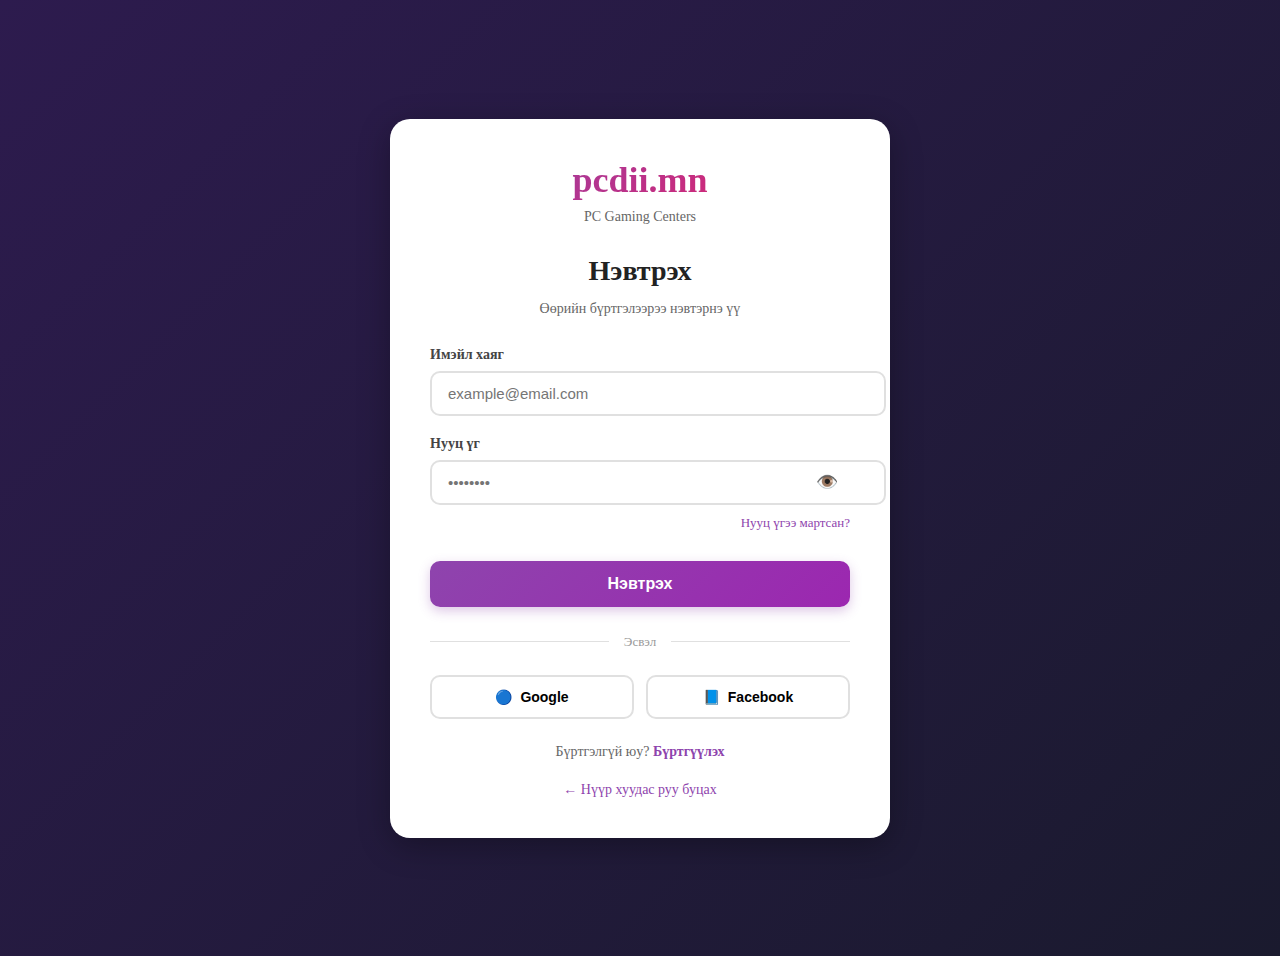
<file: login.html>
<!DOCTYPE html>
<html lang="mn">
<head>
  <meta charset="UTF-8" />
  <meta name="viewport" content="width=device-width, initial-scale=1.0" />
  <title>Нэвтрэх | pcdii.mn</title>
  <link rel="stylesheet" href="css/auth.css">
</head>
<body>
  <div class="login-container">
    <div class="logo-section">
      <div class="logo-text">pcdii.mn</div>
      <div class="logo-subtitle">PC Gaming Centers</div>
    </div>

    <h2>Нэвтрэх</h2>
    <p class="subtitle">Өөрийн бүртгэлээрээ нэвтэрнэ үү</p>

    <div class="error-message" id="errorMessage"></div>
    <div class="success-message" id="successMessage"></div>

    <form id="loginForm">
      <div class="form-group">
        <label for="email">Имэйл хаяг</label>
        <input 
          type="email" 
          id="email" 
          placeholder="example@email.com" 
          required
        />
      </div>

      <div class="form-group">
        <label for="password">Нууц үг</label>
        <div class="password-container">
          <input 
            type="password" 
            id="password" 
            placeholder="••••••••" 
            required
          />
          <span class="toggle-password" onclick="togglePassword()">👁️</span>
        </div>
        <div class="forgot-password">
          <a href="#">Нууц үгээ мартсан?</a>
        </div>
      </div>

      <button type="submit" class="login-button">Нэвтрэх</button>
    </form>

    <div class="divider">
      <span>Эсвэл</span>
    </div>

    <div class="social-login">
      <button class="social-button" onclick="loginWithGoogle()">
        <span>🔵</span> Google
      </button>
      <button class="social-button" onclick="loginWithFacebook()">
        <span>📘</span> Facebook
      </button>
    </div>

    <div class="signup-link">
      Бүртгэлгүй юу? <a href="signup.html">Бүртгүүлэх</a>
    </div>

    <div class="back-home">
      <a href="index.html">← Нүүр хуудас руу буцах</a>
    </div>
  </div>
  <script src="js/auth.js"></script>
  <script src="js/login.js"></script>
</body>
</html>
</file>
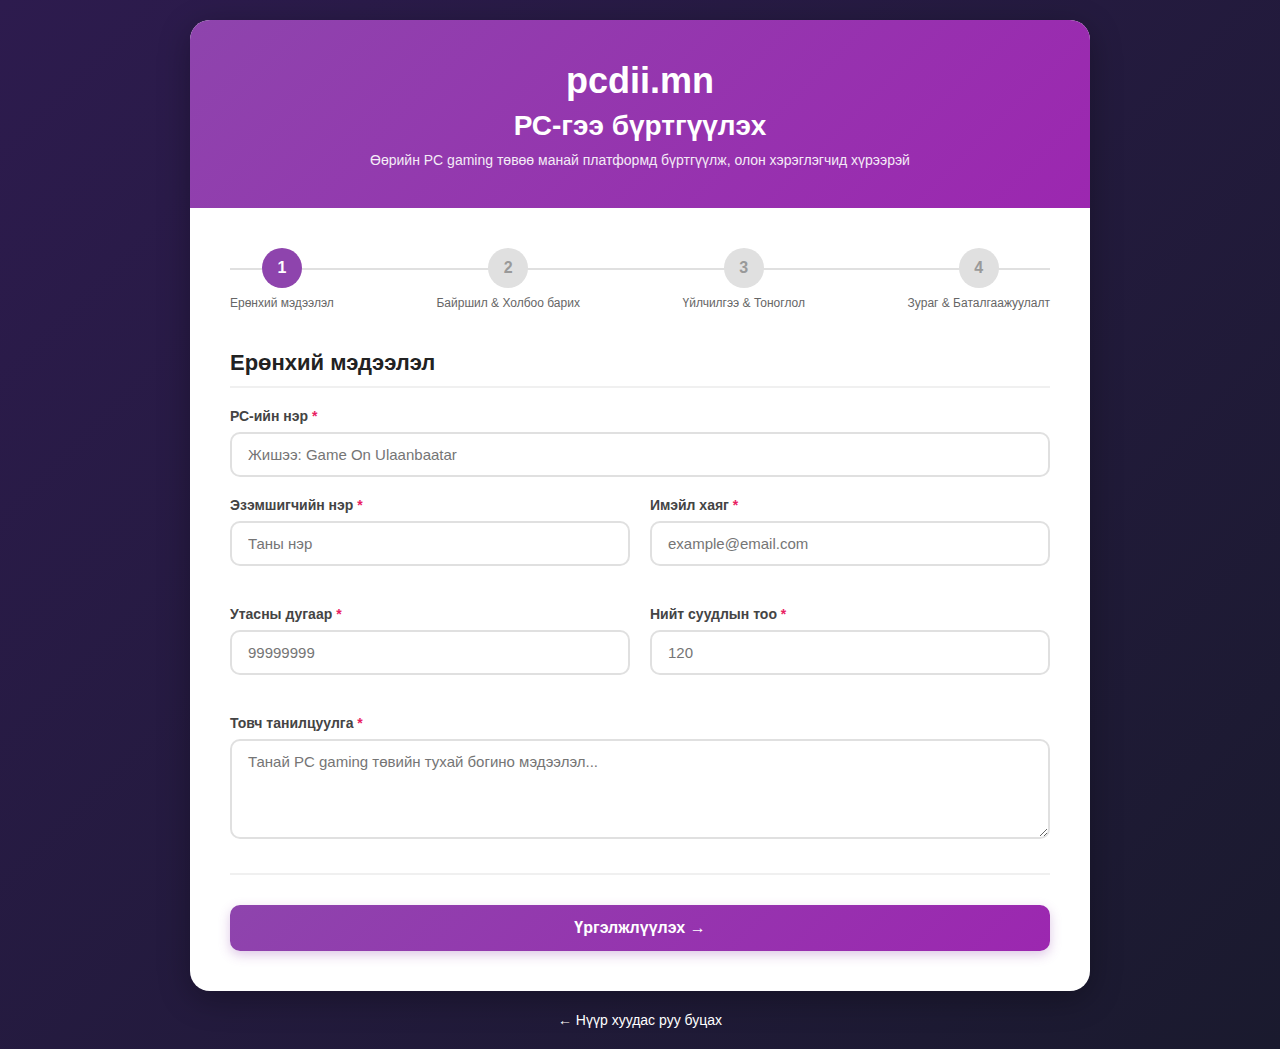
<file: register-pc.html>
<!DOCTYPE html>
<html lang="mn">
<head>
  <meta charset="UTF-8" />
  <meta name="viewport" content="width=device-width, initial-scale=1.0" />
  <title>РС-гээ бүртгүүлэх | pcdii.mn</title>
  <link rel="stylesheet" href="css/register.css">
</head>
<body>
  <div class="register-container">
    <div class="header">
      <div class="logo-text">pcdii.mn</div>
      <h2>РС-гээ бүртгүүлэх</h2>
      <p>Өөрийн PC gaming төвөө манай платформд бүртгүүлж, олон хэрэглэгчид хүрээрэй</p>
    </div>

    <div class="form-container">
      <div class="progress-steps">
        <div class="step active" data-step="1">
          <div class="step-number">1</div>
          <div class="step-label">Ерөнхий мэдээлэл</div>
        </div>
        <div class="step" data-step="2">
          <div class="step-number">2</div>
          <div class="step-label">Байршил & Холбоо барих</div>
        </div>
        <div class="step" data-step="3">
          <div class="step-number">3</div>
          <div class="step-label">Үйлчилгээ & Тоноглол</div>
        </div>
        <div class="step" data-step="4">
          <div class="step-number">4</div>
          <div class="step-label">Зураг & Баталгаажуулалт</div>
        </div>
      </div>

      <form id="pcRegisterForm">
        <!-- Step 1: Basic Information -->
        <div class="form-section active" data-section="1">
          <h3 class="section-title">Ерөнхий мэдээлэл</h3>
          
          <div class="form-group">
            <label>РС-ийн нэр <span class="required">*</span></label>
            <input type="text" name="pcName" placeholder="Жишээ: Game On Ulaanbaatar" required />
          </div>

          <div class="form-row">
            <div class="form-group">
              <label>Эзэмшигчийн нэр <span class="required">*</span></label>
              <input type="text" name="ownerName" placeholder="Таны нэр" required />
            </div>
            <div class="form-group">
              <label>Имэйл хаяг <span class="required">*</span></label>
              <input type="email" name="email" placeholder="example@email.com" required />
            </div>
          </div>

          <div class="form-row">
            <div class="form-group">
              <label>Утасны дугаар <span class="required">*</span></label>
              <input type="tel" name="phone" placeholder="99999999" pattern="[0-9]{8}" required />
            </div>
            <div class="form-group">
              <label>Нийт суудлын тоо <span class="required">*</span></label>
              <input type="number" name="totalSeats" placeholder="120" min="1" required />
            </div>
          </div>

          <div class="form-group">
            <label>Товч танилцуулга <span class="required">*</span></label>
            <textarea name="description" placeholder="Танай PC gaming төвийн тухай богино мэдээлэл..." required></textarea>
          </div>
        </div>

        <!-- Step 2: Location & Contact -->
        <div class="form-section" data-section="2">
          <h3 class="section-title">Байршил & Холбоо барих</h3>
          
          <div class="form-row">
            <div class="form-group">
              <label>Дүүрэг <span class="required">*</span></label>
              <select name="district" required>
                <option value="">Сонгох</option>
                <option value="ХУД">Хан-Уул</option>
                <option value="БЗД">Баянзүрх</option>
                <option value="СХД">Сүхбаатар</option>
                <option value="БГД">Баянгол</option>
                <option value="ЧД">Чингэлтэй</option>
                <option value="СБД">Сонгинохайрхан</option>
              </select>
            </div>
            <div class="form-group">
              <label>Хороо <span class="required">*</span></label>
              <input type="text" name="khoroo" placeholder="15-р хороо" required />
            </div>
          </div>

          <div class="form-group">
            <label>Хаяг <span class="required">*</span></label>
            <input type="text" name="address" placeholder="Махатма Гандийн гудамж, CEO оффис, 10 давхар" required />
          </div>

          <div class="form-row">
            <div class="form-group">
              <label>Өргөрөг (Latitude)</label>
              <input type="text" name="latitude" placeholder="47.9185" />
            </div>
            <div class="form-group">
              <label>Уртраг (Longitude)</label>
              <input type="text" name="longitude" placeholder="106.9171" />
            </div>
          </div>

          <div class="form-row">
            <div class="form-group">
              <label>Ажиллах цаг</label>
              <input type="text" name="workingHours" placeholder="24/7 эсвэл 09:00 - 23:00" />
            </div>
            <div class="form-group">
              <label>Social media</label>
              <input type="text" name="instagram" placeholder="Instagram username" />
            </div>
          </div>
        </div>

        <!-- Step 3: Services & Equipment -->
        <div class="form-section" data-section="3">
          <h3 class="section-title">Үйлчилгээ & Тоноглол</h3>
          
          <div class="form-group">
            <label>Санал болгож буй үйлчилгээ</label>
            <div class="checkbox-group">
              <div class="checkbox-item">
                <input type="checkbox" id="wifi" name="services" value="wifi" />
                <label for="wifi">Үнэгүй Wi-Fi</label>
              </div>
              <div class="checkbox-item">
                <input type="checkbox" id="food" name="services" value="food" />
                <label for="food">Хоол, ундаа</label>
              </div>
              <div class="checkbox-item">
                <input type="checkbox" id="parking" name="services" value="parking" />
                <label for="parking">Зогсоол</label>
              </div>
              <div class="checkbox-item">
                <input type="checkbox" id="aircon" name="services" value="aircon" />
                <label for="aircon">Агаар цэвэршүүлэгч</label>
              </div>
              <div class="checkbox-item">
                <input type="checkbox" id="smoking" name="services" value="smoking" />
                <label for="smoking">Тамхины өрөө</label>
              </div>
              <div class="checkbox-item">
                <input type="checkbox" id="wireless" name="services" value="wireless" />
                <label for="wireless">Утасгүй цэнэглэгч</label>
              </div>
            </div>
          </div>

          <div class="form-row">
            <div class="form-group">
              <label>Цагийн үнэ (₮) <span class="required">*</span></label>
              <input type="number" name="hourlyRate" placeholder="5000" required />
            </div>
            <div class="form-group">
              <label>Хоногийн үнэ (₮)</label>
              <input type="number" name="dailyRate" placeholder="30000" />
            </div>
          </div>

          <div class="form-group">
            <label>Тоног төхөөрөмжийн мэдээлэл</label>
            <textarea name="equipment" placeholder="CPU: i7-14th gen&#10;RAM: 32GB&#10;GPU: RTX 4070 Ti Super&#10;Monitor: BenQ 240hz XL2546K"></textarea>
          </div>
        </div>

        <!-- Step 4: Photos & Confirmation -->
        <div class="form-section" data-section="4">
          <h3 class="section-title">Зураг & Баталгаажуулалт</h3>
          
          <div class="form-group">
            <label>РС-ийн зургууд <span class="required">*</span></label>
            <div class="file-upload" onclick="document.getElementById('photos').click()">
              <input type="file" id="photos" name="photos" multiple accept="image/*" />
              <div class="file-upload-icon">📷</div>
              <div class="file-upload-text">
                <strong>Зураг оруулах</strong><br>
                <small>Хамгийн ихдээ 10 зураг оруулна уу</small>
              </div>
            </div>
            <div id="photoPreview" style="margin-top: 15px; display: flex; gap: 10px; flex-wrap: wrap;"></div>
          </div>

          <div class="form-group">
            <label>Лого зураг</label>
            <div class="file-upload" onclick="document.getElementById('logo').click()">
              <input type="file" id="logo" name="logo" accept="image/*" />
              <div class="file-upload-icon">🎨</div>
              <div class="file-upload-text">
                <strong>Лого оруулах</strong><br>
                <small>Дөрвөлжин байдлаар</small>
              </div>
            </div>
          </div>

          <div class="checkbox-item" style="margin-top: 20px;">
            <input type="checkbox" id="terms" required />
            <label for="terms">
              Би үйлчилгээний нөхцөл, платформын дүрэм журмыг хүлээн зөвшөөрч байна <span class="required">*</span>
            </label>
          </div>

          <div class="success-message" id="successMessage">
            <div class="success-icon">✅</div>
            <h3>Амжилттай бүртгэгдлээ!</h3>
            <p>Таны РС-ийн мэдээллийг хянаж, 1-2 хоногийн дотор баталгаажуулах болно.</p>
            <p>Имэйл хаягаар баталгаажуулалтын мэдээлэл илгээх болно.</p>
          </div>
        </div>

        <div class="button-group">
          <button type="button" class="btn btn-secondary" id="prevBtn" style="display: none;">
            ← Буцах
          </button>
          <button type="button" class="btn btn-primary" id="nextBtn">
            Үргэлжлүүлэх →
          </button>
          <button type="submit" class="btn btn-primary" id="submitBtn" style="display: none;">
            Бүртгүүлэх
          </button>
        </div>
      </form>
    </div>
  </div>

  <div class="back-home">
    <a href="index.html">← Нүүр хуудас руу буцах</a>
  </div>

  <script src="js/register.js"></script>
</body>
</html>
</file>
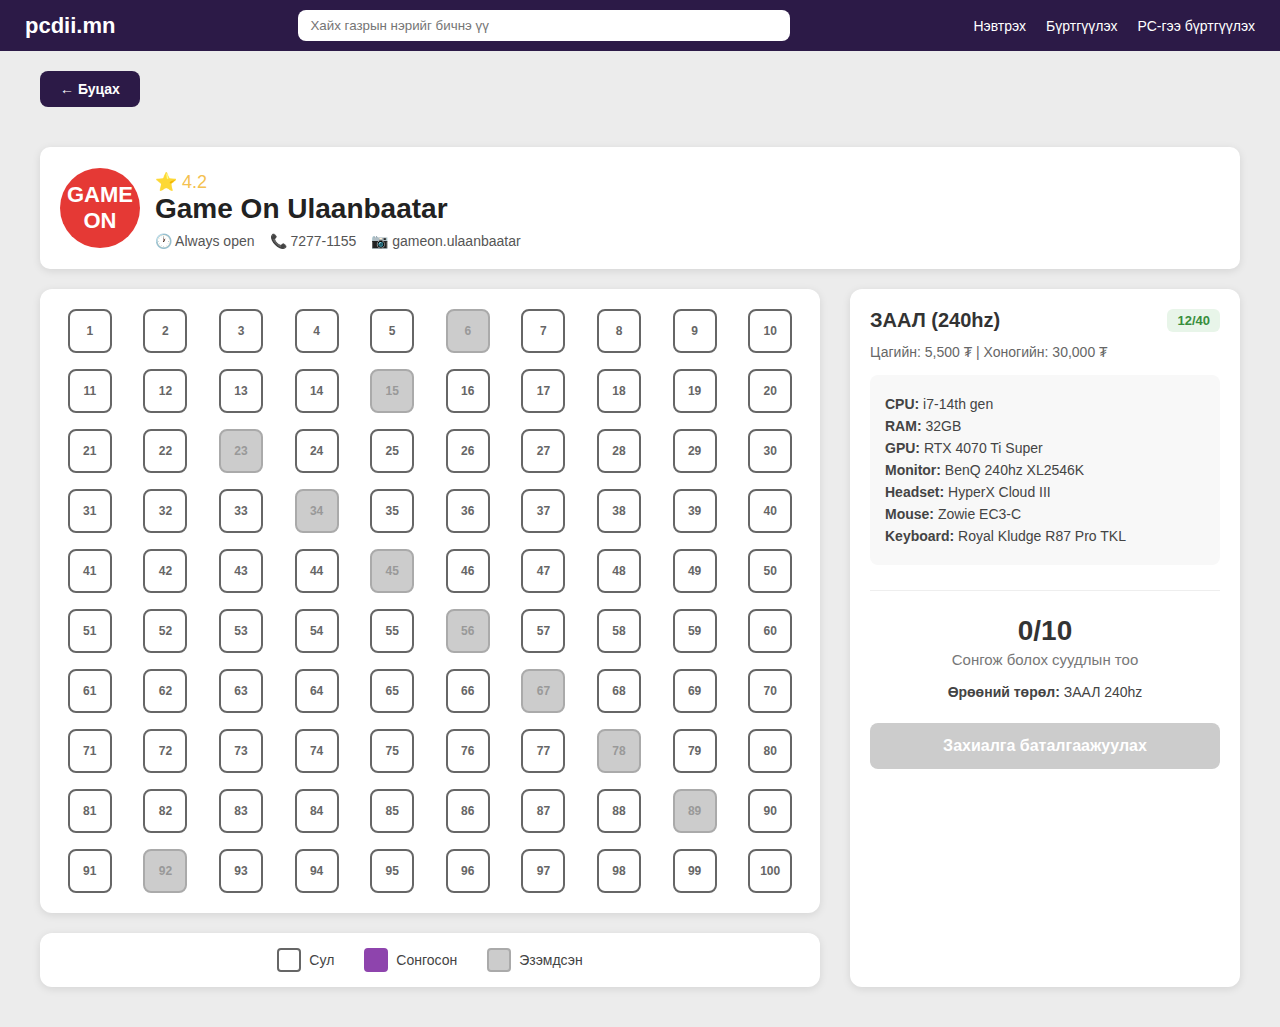
<file: seats.html>
<!DOCTYPE html>
<html lang="mn">
<head>
  <meta charset="UTF-8" />
  <meta name="viewport" content="width=device-width, initial-scale=1.0" />
  <title>Суудал сонгох | pcdii.mn</title>
  <link rel="stylesheet" href="css/seats.css">
</head>
<body>
  <header>
    <div class="logo" onclick="window.location.href='index.html'">pcdii.mn</div>
    <input type="text" placeholder="Хайх газрын нэрийг бичнэ үү" />
    <div class="links">
      <a href="login.html">Нэвтрэх</a>
      <a href="signup.html">Бүртгүүлэх</a>
      <a href="register-pc.html">PC-гээ бүртгүүлэх</a>
    </div>
  </header>

  <button class="back-button" onclick="goBack()">← Буцах</button>

  <div class="header-section">
    <div class="logo-circle" id="logoCircle">GAME<br>ON</div>
    <div class="place-info">
      <div class="rating" id="rating">⭐ 4.2</div>
      <h1 id="placeName">Game On Ulaanbaatar</h1>
      <div class="contact">
        <span>🕐 Always open</span>
        <span>📞 7277-1155</span>
        <span>📷 gameon.ulaanbaatar</span>
      </div>
    </div>
  </div>

  <div class="main-content">
    <div>
      <div class="seat-grid" id="seatGrid"></div>
      <div class="legend">
        <div class="legend-item">
          <div class="legend-box available"></div>
          <span>Сул</span>
        </div>
        <div class="legend-item">
          <div class="legend-box selected"></div>
          <span>Сонгосон</span>
        </div>
        <div class="legend-item">
          <div class="legend-box unavailable"></div>
          <span>Эзэмдсэн</span>
        </div>
      </div>
    </div>

    <div class="card">
      <div class="status">
        <h3>ЗААЛ (240hz)</h3>
        <span class="green">12/40</span>
      </div>
      <p>Цагийн: 5,500 ₮ | Хоногийн: 30,000 ₮</p>
      <div class="specs">
        <p><b>CPU:</b> i7-14th gen</p>
        <p><b>RAM:</b> 32GB</p>
        <p><b>GPU:</b> RTX 4070 Ti Super</p>
        <p><b>Monitor:</b> BenQ 240hz XL2546K</p>
        <p><b>Headset:</b> HyperX Cloud III</p>
        <p><b>Mouse:</b> Zowie EC3-C</p>
        <p><b>Keyboard:</b> Royal Kludge R87 Pro TKL</p>
      </div>
      <div class="footer-info">
        <h4 id="selectedCount">0/10</h4>
        <span>Сонгож болох суудлын тоо</span>
        <p><b>Өрөөний төрөл:</b> ЗААЛ 240hz</p>
      </div>
      <button class="confirm-button" id="confirmBtn" disabled onclick="confirmBooking()">
        Захиалга баталгаажуулах
      </button>
    </div>
  </div>

  <script src="js/seats.js"></script>
</body>
</html>
</file>
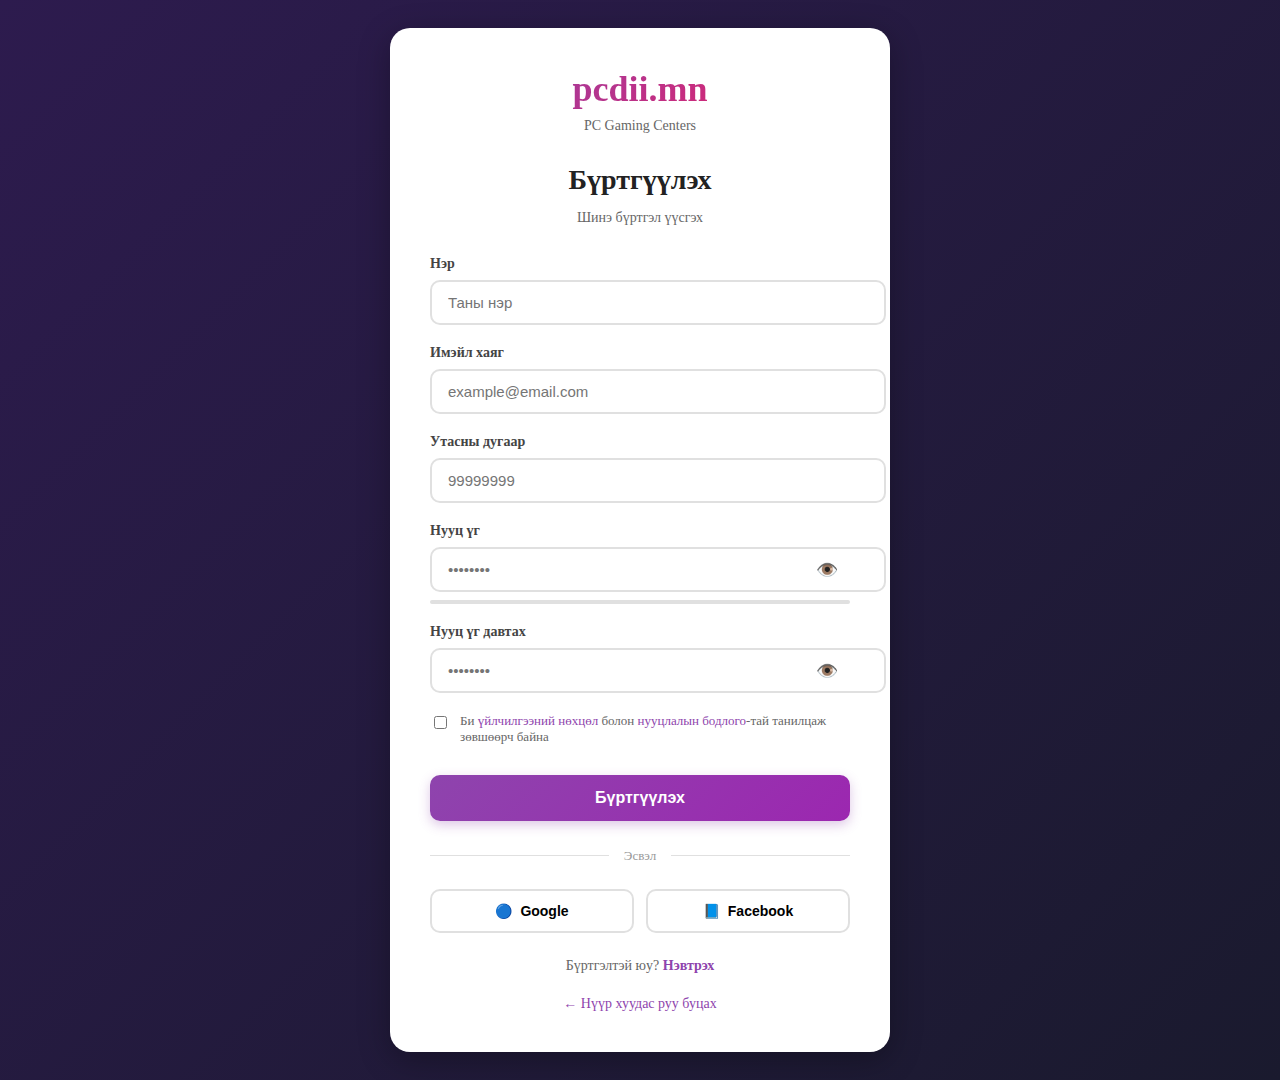
<file: signup.html>
<!DOCTYPE html>
<html lang="mn">
<head>
  <meta charset="UTF-8" />
  <meta name="viewport" content="width=device-width, initial-scale=1.0" />
  <title>Бүртгүүлэх | pcdii.mn</title>
  <link rel="stylesheet" href="css/auth.css">
</head>
<body>
  <div class="signup-container">
    <div class="logo-section">
      <div class="logo-text">pcdii.mn</div>
      <div class="logo-subtitle">PC Gaming Centers</div>
    </div>

    <h2>Бүртгүүлэх</h2>
    <p class="subtitle">Шинэ бүртгэл үүсгэх</p>

    <div class="error-message" id="errorMessage"></div>
    <div class="success-message" id="successMessage"></div>

    <form id="signupForm">
      <div class="form-group">
        <label for="fullname">Нэр</label>
        <input 
          type="text" 
          id="fullname" 
          placeholder="Таны нэр" 
          required
        />
      </div>

      <div class="form-group">
        <label for="email">Имэйл хаяг</label>
        <input 
          type="email" 
          id="email" 
          placeholder="example@email.com" 
          required
        />
      </div>

      <div class="form-group">
        <label for="phone">Утасны дугаар</label>
        <input 
          type="tel" 
          id="phone" 
          placeholder="99999999" 
          pattern="[0-9]{8}"
          required
        />
      </div>

      <div class="form-group">
        <label for="password">Нууц үг</label>
        <div class="password-container">
          <input 
            type="password" 
            id="password" 
            placeholder="••••••••" 
            required
            minlength="6"
          />
          <span class="toggle-password" onclick="togglePassword('password')">👁️</span>
        </div>
        <div class="password-strength">
          <div class="password-strength-bar" id="strengthBar"></div>
        </div>
      </div>

      <div class="form-group">
        <label for="confirmPassword">Нууц үг давтах</label>
        <div class="password-container">
          <input 
            type="password" 
            id="confirmPassword" 
            placeholder="••••••••" 
            required
            minlength="6"
          />
          <span class="toggle-password" onclick="togglePassword('confirmPassword')">👁️</span>
        </div>
      </div>

      <div class="checkbox-group">
        <input type="checkbox" id="terms" required />
        <label for="terms">
          Би <a href="#">үйлчилгээний нөхцөл</a> болон <a href="#">нууцлалын бодлого</a>-тай танилцаж зөвшөөрч байна
        </label>
      </div>

      <button type="submit" class="signup-button" id="signupBtn">
        Бүртгүүлэх
      </button>
    </form>

    <div class="divider">
      <span>Эсвэл</span>
    </div>

    <div class="social-login">
      <button class="social-button" onclick="signupWithGoogle()">
        <span>🔵</span> Google
      </button>
      <button class="social-button" onclick="signupWithFacebook()">
        <span>📘</span> Facebook
      </button>
    </div>

    <div class="login-link">
      Бүртгэлтэй юу? <a href="login.html">Нэвтрэх</a>
    </div>

    <div class="back-home">
      <a href="index.html">← Нүүр хуудас руу буцах</a>
    </div>
  </div>

  <script src="js/auth.js"></script>
  <script src="js/signup.js"></script>
</body>
</html>
</file>
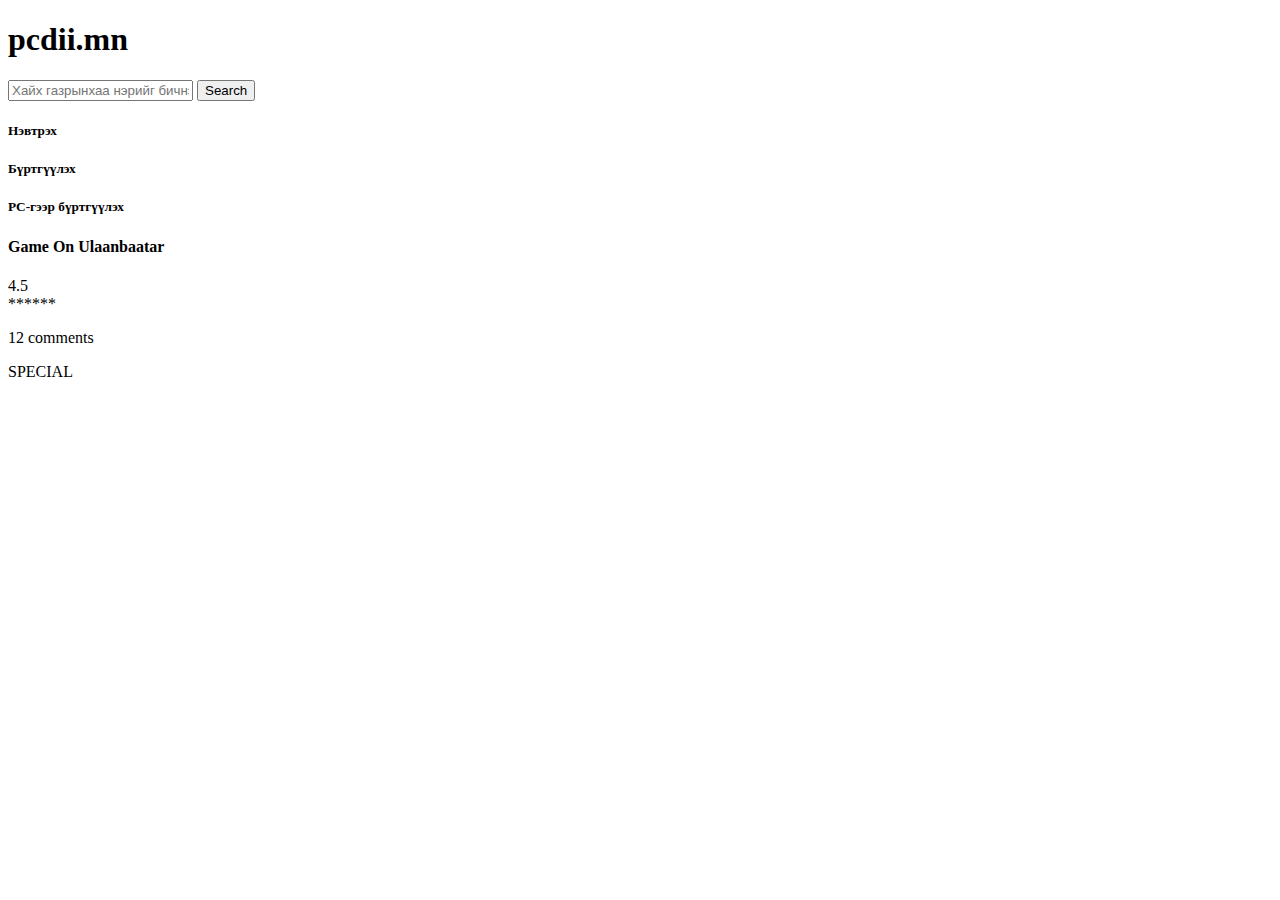
<file: web/home.html>
<!DOCTYPE html>
<html lang="en">
<head>
    <meta charset="UTF-8">
    <meta name="viewport" content="width=device-width, initial-scale=1.0">
    <title>HomePage</title>
</head>
<body>
    <section id="Top">
        <h1>pcdii.mn</h1>
        <form action="/search" method="GET">
            <input type="text" name="query" placeholder="Хайх газрынхаа нэрийг бичнэ үү">
            <button type="submit">Search</button>
        </form>
        <h5>Нэвтрэх</h5>
        <h5>Бүртгүүлэх</h5>
        <h5>PC-гээр бүртгүүлэх</h5>
    </section>
    <section style="background-image: src;">
        <section>
            <h4>Game On Ulaanbaatar</h4>
            <div>
                4.5
            </div>
            <div>
                ******
                <p>12 comments</p>
            </div>
            <div>
                SPECIAL
            </div>
        </section>
    </section>
</body>
</html>
</file>
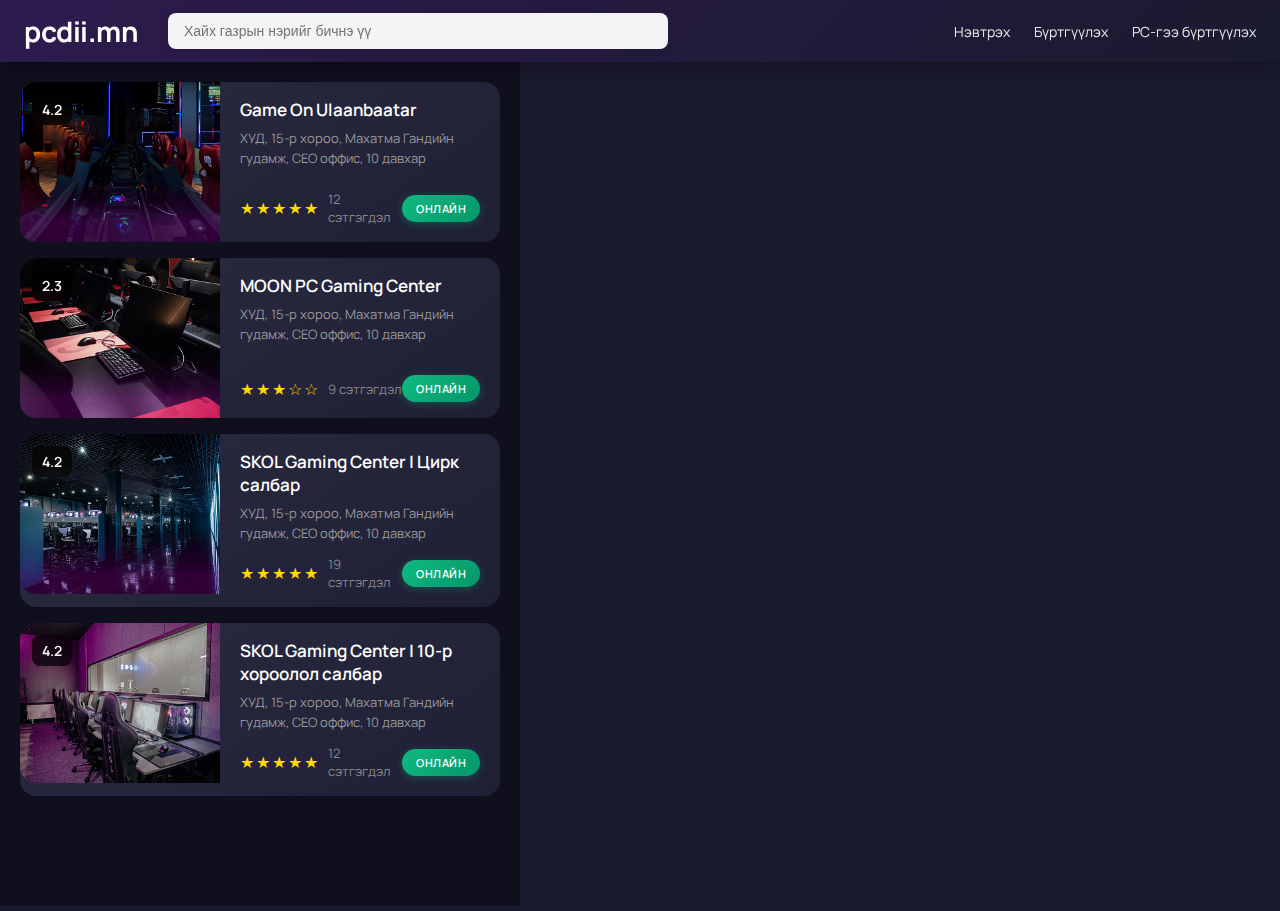
<file: web/homepage.html>
<!DOCTYPE html>
<html lang="mn">
<head>
  <meta charset="UTF-8" />
  <meta name="viewport" content="width=device-width, initial-scale=1.0" />
  <title>PC Gaming Centers in Ulaanbaatar - pcdii.mn</title>
</head>
<body>
  <link rel="preconnect" href="https://fonts.googleapis.com">
  <link rel="preconnect" href="https://fonts.gstatic.com" crossorigin>
  <link href="https://fonts.googleapis.com/css2?family=Manrope:wght@200..800&display=swap" rel="stylesheet">
  <header>
    <div class="logo">pcdii.mn</div>
    <div class="search-container">
      <input type="text" placeholder="Хайх газрын нэрийг бичнэ үү" />
      <span class="search-icon"></span>
    </div>
    <div class="nav-links">
      <a href="#">Нэвтрэх</a>
      <a href="#">Бүртгүүлэх</a>
      <a href="#">РС-гээ бүртгүүлэх</a>
    </div>
  </header>
  <main>
    <div class="sidebar">
      <div class="place-card">
        <div class="score">4.2</div>
        <div class="card-content">
          <img src="Game.On.png" alt="Game On">
          <div class="place-info">
            <h3>Game On Ulaanbaatar</h3>
            <div class="location">
              <span>ХУД, 15-р хороо, Махатма Гандийн гудамж, CEO оффис, 10 давхар</span>
            </div>
            <div class="rating-row">
              <div class="rating">
                <span class="stars">★★★★★</span>
                <span class="review-count">12 сэтгэгдэл</span>
              </div>
              <span class="status">Онлайн</span>
            </div>
          </div>
        </div>
      </div>
      <div class="place-card">
        <div class="score">2.3</div>
        <div class="card-content">
          <img src="Moon.png" alt="Moon PC">
          <div class="place-info">
            <h3>MOON PC Gaming Center</h3>
            <div class="location">
              <span>ХУД, 15-р хороо, Махатма Гандийн гудамж, CEO оффис, 10 давхар</span>
            </div>
            <div class="rating-row">
              <div class="rating">
                <span class="stars">★★★☆☆</span>
                <span class="review-count">9 сэтгэгдэл</span>
              </div>
              <span class="status">Онлайн</span>
            </div>
          </div>
        </div>
      </div>
      <div class="place-card">
        <div class="score">4.2</div>
        <div class="card-content">
          <img src="Skol.tsirk.png" alt="SKOL Circus">
          <div class="place-info">
            <h3>SKOL Gaming Center | Цирк салбар</h3>
            <div class="location">
              <span>ХУД, 15-р хороо, Махатма Гандийн гудамж, CEO оффис, 10 давхар</span>
            </div>
            <div class="rating-row">
              <div class="rating">
                <span class="stars">★★★★★</span>
                <span class="review-count">19 сэтгэгдэл</span>
              </div>
              <span class="status">Онлайн</span>
            </div>
          </div>
        </div>
      </div>
      <div class="place-card">
        <div class="score">4.2</div>
        <div class="card-content">
          <img src="Skol.10.png" alt="SKOL 10r horoolol">
          <div class="place-info">
            <h3>SKOL Gaming Center | 10-р хороолол салбар</h3>
            <div class="location">
              <span>ХУД, 15-р хороо, Махатма Гандийн гудамж, CEO оффис, 10 давхар</span>
            </div>
            <div class="rating-row">
              <div class="rating">
                <span class="stars">★★★★★</span>
                <span class="review-count">12 сэтгэгдэл</span>
              </div>
              <span class="status">Онлайн</span>
            </div>
          </div>
        </div>
      </div>
    </div>
    <div id="map">
      <iframe
        src="https://www.google.com/maps/embed?pb=!1m18!1m12!1m3!1d2823.3256463447335!2d106.91709911553792!3d47.91847007920427!2m3!1f0!2f0!3f0!3m2!1i1024!2i768!4f13.1!3m3!1m2!1s0x5d96925c62b5a6e7%3A0x78ec2b8d38e3b2db!2sUlaanbaatar!5e0!3m2!1sen!2smn!4v1689048433137!5m2!1sen!2smn"
        width="100%"
        height="100%"
        style="border:0;"
        allowfullscreen=""
        loading="lazy">
      </iframe>
    </div>
  </main>
  <style>
    * {
      margin: 0;
      padding: 0;
      box-sizing: border-box;
    }
    body {
      background-color: #1a1a2e;
      overflow: hidden;
      font-family: 'Manrope', sans-serif;
    }
    header {
      background: linear-gradient(135deg, #2d1b4e 0%, #1a1a2e 100%);
      color: white;
      display: flex;
      align-items: center;
      padding: 12px 24px;
      box-shadow: 0 2px 20px rgba(0,0,0,0.3);
      position: relative;
      z-index: 100;
    }
    .logo {
      font-size: 28px;
      font-weight: 700;
      margin-right: 30px;
      letter-spacing: -0.5px;
    }
    .search-container {
      flex: 1;
      max-width: 500px;
      position: relative;
    }
    .search-container input {
      width: 100%;
      padding: 10px 40px 10px 16px;
      border-radius: 8px;
      border: none;
      font-size: 14px;
      background: rgba(255,255,255,0.95);
      box-shadow: 0 2px 8px rgba(0,0,0,0.1);
    }
    .search-icon {
      position: absolute;
      right: 12px;
      top: 50%;
      transform: translateY(-50%);
      color: #888;
    }
    .nav-links {
      margin-left: auto;
      display: flex;
      gap: 24px;
      font-size: 14px;
    }
    .nav-links a {
      color: white;
      text-decoration: none;
      opacity: 0.9;
    }
    .nav-links a:hover {
      opacity: 1;
    }
    main {
      display: flex;
      height: calc(100vh - 56px);
    }
    .sidebar {
      width: 520px;
      overflow-y: auto;
      background: #0f0f1e;
      padding: 20px;
    }
    .sidebar::-webkit-scrollbar {
      width: 8px;
    }
    .sidebar::-webkit-scrollbar-track {
      background: #1a1a2e;
    }
    .sidebar::-webkit-scrollbar-thumb {
      background: #3d3d5c;
      border-radius: 4px;
    }
    .place-card {
      background: linear-gradient(145deg, #2a2a40 0%, #1f1f35 100%);
      border-radius: 16px;
      overflow: hidden;
      margin-bottom: 16px;
      cursor: pointer;
      transition: transform 0.2s, box-shadow 0.2s;
      position: relative;
    }
    .place-card:hover {
      transform: translateY(-4px);
      box-shadow: 0 8px 24px rgba(138, 43, 226, 0.3);
    }
    .card-content {
      display: flex;
      padding: 0;
    }
    .place-card img {
      width: 200px;
      height: 160px;
      object-fit: cover;
      border-radius: 16px 0 0 16px;
    }
    .place-info {
      padding: 16px 20px;
      flex: 1;
      display: flex;
      flex-direction: column;
      justify-content: space-between;
      position: relative;
    }
    .place-info h3 {
      color: #ffffff;
      font-size: 17px;
      font-weight: 600;
      margin-bottom: 8px;
    }
    .location {
      color: #999;
      font-size: 13px;
      line-height: 1.5;
      margin-bottom: 12px;
      display: flex;
      align-items: flex-start;
      gap: 6px;
    }
    .rating-row {
      display: flex;
      align-items: center;
      justify-content: space-between;
      margin-top: auto;
    }
    .rating {
      display: flex;
      align-items: center;
      gap: 8px;
      font-size: 14px;
      color: #fff;
    }
    .stars {
      color: #ffd700;
      font-size: 16px;
      letter-spacing: 2px;
    }
    .review-count {
      color: #888;
      font-size: 13px;
    }
    .status {
      background: linear-gradient(135deg, #10b981 0%, #059669 100%);
      color: white;
      padding: 6px 14px;
      border-radius: 20px;
      font-size: 11px;
      font-weight: 600;
      letter-spacing: 0.5px;
      text-transform: uppercase;
      box-shadow: 0 2px 8px rgba(16, 185, 129, 0.3);
    }
    .score {
      position: absolute;
      top: 12px;
      left: 12px;
      background: rgba(0,0,0,0.7);
      color: white;
      padding: 6px 10px;
      border-radius: 8px;
      font-size: 14px;
      font-weight: 600;
      backdrop-filter: blur(8px);
    }
    #map {
      flex: 1;
      position: relative;
    }
    #map iframe {
      filter: grayscale(0.2) contrast(1.1);
    }
    @media (max-width: 900px) {
      main {
        flex-direction: column;
      }
      .sidebar {
        width: 100%;
        height: 50%;
      }
      #map {
        height: 50%;
      }
      .nav-links {
        display: none;
      }
    }
  </style>
</body>
</html>
</file>
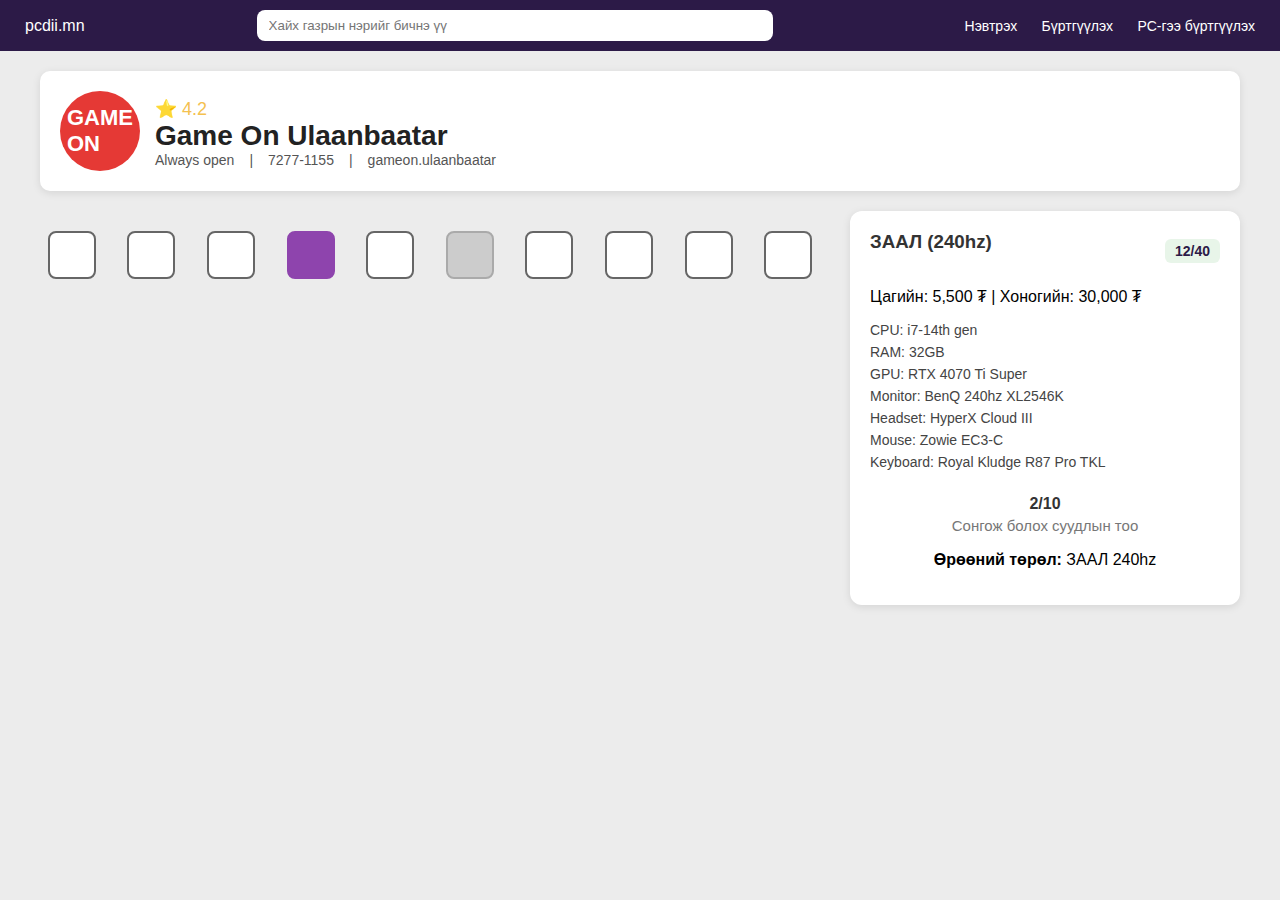
<file: web/seat.html>
<!DOCTYPE html>
<html lang="mn">
<head>
  <meta charset="UTF-8" />
  <meta name="viewport" content="width=device-width, initial-scale=1.0" />
  <title>Game On Ulaanbaatar | Суудал сонгох</title>
</head>
<body>
  <header>
    <div class="logo">pcdii.mn</div>
    <input type="text" placeholder="Хайх газрын нэрийг бичнэ үү" />
    <div class="links">
      <a href="#">Нэвтрэх</a>
      <a href="#">Бүртгүүлэх</a>
      <a href="#">PC-гээ бүртгүүлэх</a>
    </div>
  </header>
  <div class="header-section">
    <div class="logo-circle">GAME<br>ON</div>
    <div class="place-info">
      <div class="rating">⭐ 4.2</div>
      <h1>Game On Ulaanbaatar</h1>
      <div class="contact">
        <span>Always open</span> |
        <span>7277-1155</span> |
        <span>gameon.ulaanbaatar</span>
      </div>
    </div>
  </div>
  <div class="main-content">
    <div class="seat-grid">
      <div class="seat"></div>
      <div class="seat"></div>
      <div class="seat"></div>
      <div class="seat selected"></div>
      <div class="seat"></div>
      <div class="seat unavailable"></div>
      <div class="seat"></div>
      <div class="seat"></div>
      <div class="seat"></div>
      <div class="seat"></div>
    </div>
    <div class="card">
      <div class="status">
        <h3>ЗААЛ (240hz)</h3>
        <span class="green">12/40</span>
      </div>
      <p>Цагийн: 5,500 ₮ | Хоногийн: 30,000 ₮</p>
      <div class="specs">
        <p>CPU: i7-14th gen</p>
        <p>RAM: 32GB</p>
        <p>GPU: RTX 4070 Ti Super</p>
        <p>Monitor: BenQ 240hz XL2546K</p>
        <p>Headset: HyperX Cloud III</p>
        <p>Mouse: Zowie EC3-C</p>
        <p>Keyboard: Royal Kludge R87 Pro TKL</p>
      </div>
      <div class="footer-info">
        <h4>2/10</h4>
        <span>Сонгож болох суудлын тоо</span>
        <p><b>Өрөөний төрөл:</b> ЗААЛ 240hz</p>
      </div>
    </div>
  </div>
  <style>
    body {
      margin: 0;
      font-family: "Inter", Arial, sans-serif;
      background-color: #ececec;
    }
    header {
      background-color: #2c1a47;
      color: white;
      display: flex;
      align-items: center;
      justify-content: space-between;
      padding: 10px 25px;

      &> logo {
      font-size: 22px;
      font-weight: bold;
    }
    }
    header input {
      width: 40%;
      padding: 8px 12px;
      border-radius: 8px;
      border: none;
    }
    header .links a {
      color: #fff;
      text-decoration: none;
      margin-left: 20px;
      font-size: 14px;
    }
    .header-section {
      display: flex;
      align-items: center;
      gap: 15px;
      background-color: #fff;
      border-radius: 10px;
      padding: 20px;
      margin: 20px 40px;
      box-shadow: 0 2px 8px rgba(0,0,0,0.1);
    }
    .logo-circle {
      width: 80px;
      height: 80px;
      background: #e53935;
      border-radius: 50%;
      display: flex;
      align-items: center;
      justify-content: center;
      color: white;
      font-weight: bold;
      font-size: 22px;
    }
    .place-info {
      flex: 1;
    }
    .place-info h1 {
      margin: 0;
      font-size: 28px;
      color: #222;
    }
    .place-info .rating {
      color: #f4c150;
      font-size: 18px;
      margin-top: 4px;
    }
    .contact {
      display: flex;
      align-items: center;
      gap: 15px;
      font-size: 14px;
      color: #555;
    }
    .main-content {
      display: grid;
      grid-template-columns: 2fr 1fr;
      gap: 30px;
      padding: 0 40px 40px;
    }
    .seat-grid {
      display: grid;
      grid-template-columns: repeat(10, 1fr);
      gap: 16px;
      justify-items: center;
      padding-top: 20px;
    }
    .seat {
      width: 44px;
      height: 44px;
      border: 2px solid #666;
      border-radius: 8px;
      display: flex;
      align-items: center;
      justify-content: center;
      cursor: pointer;
      background-color: white;
      transition: 0.2s;
    }
    .seat:hover {
      transform: scale(1.08);
      border-color: #8e44ad;
    }
    .seat.selected {
      background-color: #8e44ad;
      color: white;
      border-color: #8e44ad;
    }
    .seat.unavailable {
      background-color: #ccc;
      cursor: not-allowed;
      border-color: #aaa;
    }
    .card {
      background: white;
      border-radius: 12px;
      box-shadow: 0 2px 8px rgba(0,0,0,0.1);
      padding: 20px;
    }
    .card h3 {
      margin-top: 0;
      color: #333;
    }
    .status {
      display: flex;
      justify-content: space-between;
      align-items: center;
      margin-bottom: 12px;
    }
    .status span {
      font-size: 14px;
      font-weight: bold;
      color: #2c1a47;
    }
    .green {
      background-color: #e8f5e9;
      color: #388e3c;
      padding: 4px 10px;
      border-radius: 6px;
      font-size: 13px;
    }
    .specs p {
      margin: 6px 0;
      font-size: 14px;
      color: #444;
    }
    .footer-info {
      text-align: center;
      margin-top: 25px;
    }
    .footer-info h4 {
      margin: 4px 0;
      color: #333;
    }
    .footer-info span {
      font-size: 15px;
      color: #777;
    }
    @media (max-width: 900px) {
      .main-content {
        grid-template-columns: 1fr;
      }
    }
  </style>
</body>
</html>
</file>
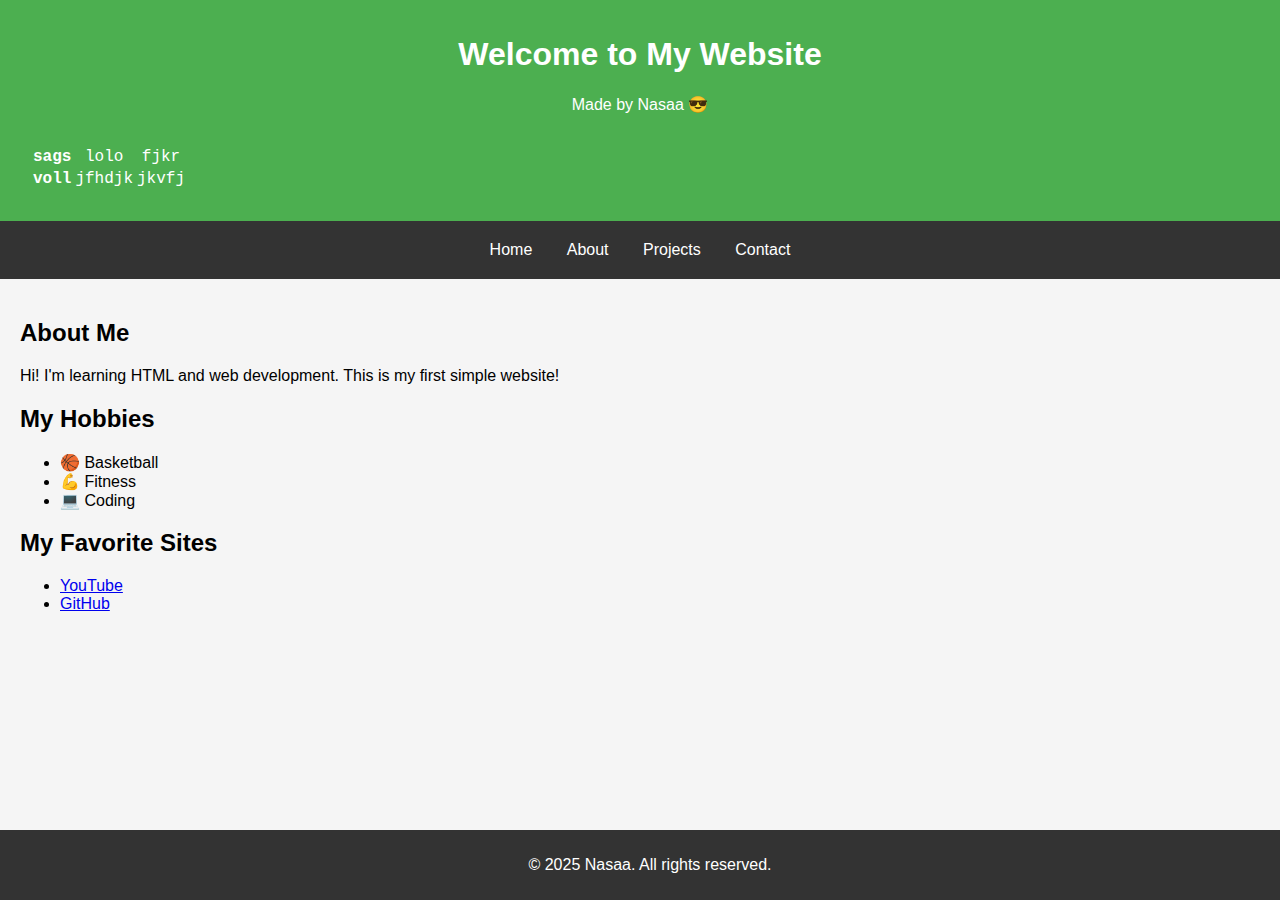
<file: web/test.html>
<!DOCTYPE html>
<html lang="en">
<head>
  <meta charset="UTF-8">
  <meta name="viewport" content="width=device-width, initial-scale=1.0">
  <title>My Simple Website</title>
  <style>
    body {
      font-family: Arial, sans-serif;
      background-color: #f5f5f5;
      margin: 0;
    }

    header {
      background-color: #4CAF50;
      color: white;
      padding: 15px;
      text-align: center;
    }

    nav {
      background: #333;
      padding: 10px;
      text-align: center;
    }

    nav a {
      color: white;
      text-decoration: none;
      padding: 10px 15px;
      display: inline-block;
    }

    nav a:hover {
      background: #4CAF50;
    }

    main {
      padding: 20px;
    }

    footer {
      background-color: #333;
      color: white;
      text-align: center;
      padding: 10px;
      position: fixed;
      width: 100%;
      bottom: 0;
    }
  </style>
</head>
<body>

  <header>
    <h1>Welcome to My Website</h1>
    <p>Made by Nasaa 😎</p>
    <table>
        <tr>
            <th>sags</th>
            <td>lolo</td>
            <td>fjkr</td>
        </tr>
        <tr>
            <th>voll</th>
            <td>jfhdjk</td>
            <td>jkvfj</td>
        </tr>
    </table>
  </header>

  <nav>
    <a href="#">Home</a>
    <a href="#">About</a>
    <a href="#">Projects</a>
    <a href="#">Contact</a>
  </nav>

  <main>
    <h2>About Me</h2>
    <p>Hi! I'm learning HTML and web development. This is my first simple website!</p>

    <h2>My Hobbies</h2>
    <ul>
      <li>🏀 Basketball</li>
      <li>💪 Fitness</li>
      <li>💻 Coding</li>
    </ul>

    <h2>My Favorite Sites</h2>
    <ul>
      <li><a href="https://www.youtube.com" target="_blank">YouTube</a></li>
      <li><a href="https://www.github.com" target="_blank">GitHub</a></li>
    </ul>
  </main>

  <footer>
    <p>© 2025 Nasaa. All rights reserved.</p>
  </footer>
  <style>
    table{
        width: 80px;
        font-family: 'Courier New', Courier, monospace;
        border-radius: 2px;
        display: flex;
        padding: 15px;
        box-shadow: #f5f5f5;
    }
    td{
        margin: auto;

    }
  </style>
</body>
</html>
</file>
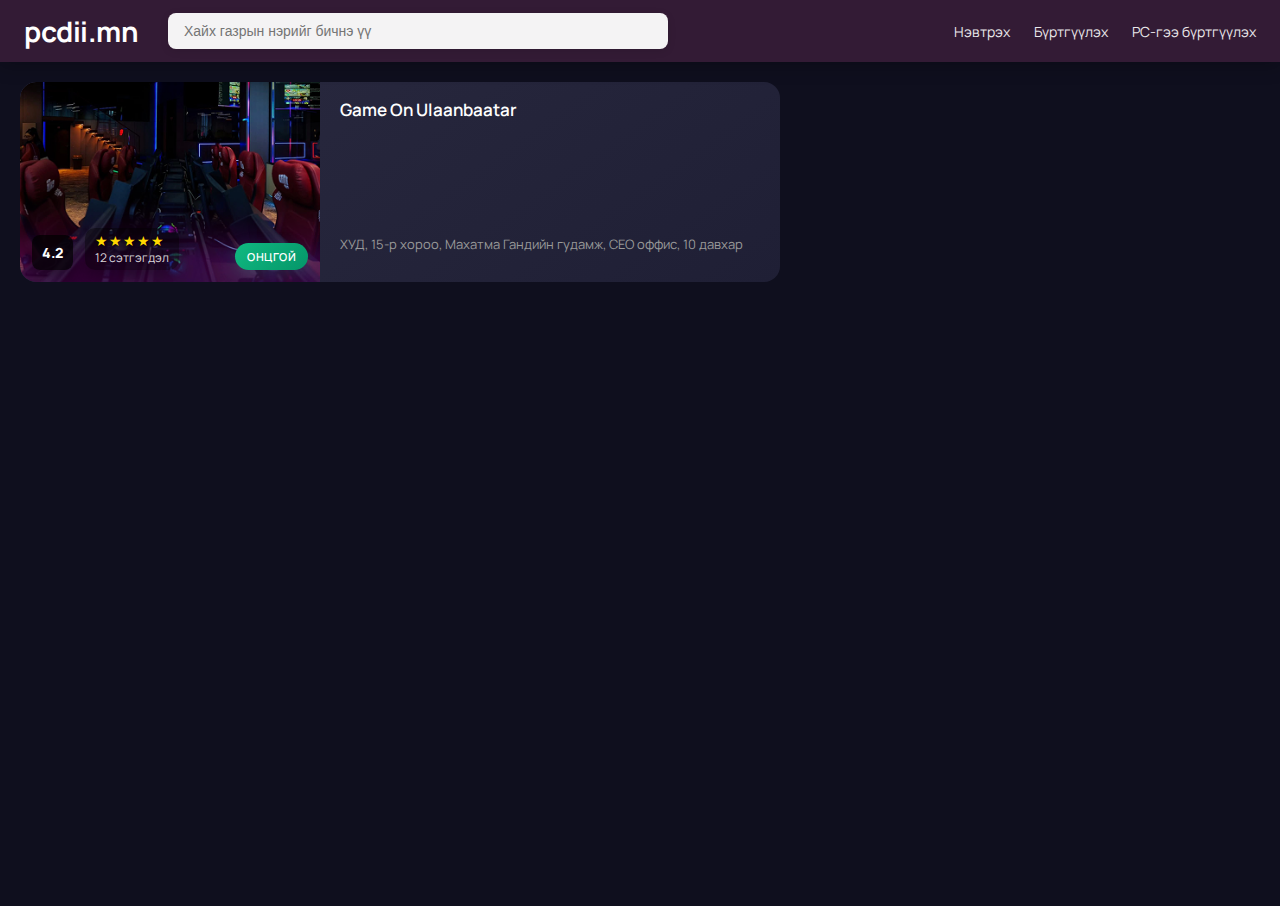
<file: web/test1.html>
<!DOCTYPE html>
<html lang="en">
<head>
    <meta charset="UTF-8">
    <meta name="viewport" content="width=device-width, initial-scale=1.0">
    <title>Document</title>
</head>
<body>
    <link rel="preconnect" href="https://fonts.googleapis.com">
    <link rel="preconnect" href="https://fonts.gstatic.com" crossorigin>
    <link href="https://fonts.googleapis.com/css2?family=Manrope:wght@200..800&display=swap" rel="stylesheet">
    <header>
        <div class="logo">pcdii.mn</div>
        <div class="search-container">
            <input type="text" placeholder="Хайх газрын нэрийг бичнэ үү" />
            <span class="search-icon"></span>
        </div>
    <div class="nav-links">
      <a href="#">Нэвтрэх</a>
      <a href="#">Бүртгүүлэх</a>
      <a href="#">РС-гээ бүртгүүлэх</a>
    </div>
  </header>
  <main>
    <div class="sidebar">
      <div class="place-card">
        <div class="card-content">
          <div class="image-wrapper">
            <img src="Game.On.png">
            <div class="score-overlay">
              <div class="score">4.2</div>
              <div class="rating-overlay">
                <span class="stars">★★★★★</span>
                <span class="review-count">12 сэтгэгдэл</span>
              </div>
            </div>
            <span class="status">Онцгой</span>
          </div>   
          <div class="place-info">
            <h3>Game On Ulaanbaatar</h3>
            <div class="location">
              <p>ХУД, 15-р хороо, Махатма Гандийн гудамж, CEO оффис, 10 давхар</p>
            </div>
          </div>
        </div>
      </div>
    </div>
</main>
<style>
    * {
      margin: 0;
      padding: 0;
      box-sizing: border-box;
    }
    :root {
      --primary-color: #331B35;
      --secondary-color: #1a1a2e;
      --accent-color: #10b981;
      --text-color: #ffffff;
      --bg-color: #0f0f1e;
      --color-text-placeholder: #00000040;
      --color-text-heading: #000000E0;
      --color-text-primary: #000000E0;
      --color-text-secondary: #000000A6;
      --color-text-tertiary: #00000073;
    }
    body {
      background-color: var(--bg-color);
      overflow: hidden;
      font-family: 'Manrope', sans-serif;
    }
    header {
      /*
        background: linear-gradient(135deg, #2d1b4e 0%, #1a1a2e 100%);
      */
      background-color: var(--primary-color);
      color: white;
      display: flex;
      align-items: center;
      padding: 12px 24px;
      box-shadow: 0 2px 20px rgba(0,0,0,0.3);
      position: relative;
      z-index: 100;
    }
    .logo {
      font-size: 28px;
      font-weight: 700;
      margin-right: 30px;
      letter-spacing: -0.5px;
    }
    .search-container {
      flex: 1;
      max-width: 500px;
      position: relative;
    }
    .search-container input {
      width: 100%;
      padding: 10px 40px 10px 16px;
      border-radius: 8px;
      border: none;
      font-size: 14px;
      background: rgba(255,255,255,0.95);
      box-shadow: 0 2px 8px rgba(0,0,0,0.1);
    }
    .search-icon {
      position: absolute;
      right: 12px;
      top: 50%;
      transform: translateY(-50%);
      color: #888;
    }
    .nav-links {
      margin-left: auto;
      display: flex;
      gap: 24px;
      font-size: 14px;
    }
    .nav-links a {
      color: white;
      text-decoration: none;
      opacity: 0.9;
    }
    .nav-links a:hover {
      opacity: 1;
    }
    main {
      display: flex;
      height: calc(100vh - 56px);
    }
    .sidebar {
      width: 800px;
      overflow-y: auto;
      background: #0f0f1e;
      padding: 20px;
    }
    .sidebar::-webkit-scrollbar {
      width: 8px;
    }
    .sidebar::-webkit-scrollbar-track {
      background: #1a1a2e;
    }
    .sidebar::-webkit-scrollbar-thumb {
      background: #3d3d5c;
      border-radius: 4px;
    }
    .place-card {
      background: linear-gradient(145deg, #2a2a40 0%, #1f1f35 100%);
      border-radius: 16px;
      overflow: hidden;
      margin-bottom: 16px;
      cursor: pointer;
      transition: transform 0.2s, box-shadow 0.2s;
      position: relative;
      width: 100%;
    }
    .place-card:hover {
      transform: translateY(-4px);
      box-shadow: 0 8px 24px rgba(138, 43, 226, 0.3);
    }
    .card-content {
      display: flex;
      padding: 0;
    }
    .place-card img {
      width: 200px;
      height: 160px;
      object-fit: cover;
      border-radius: 16px 0 0 16px;
    }
    .place-info {
      padding: 16px 20px;
      flex: 1;
      display: flex;
      flex-direction: column;
      justify-content: space-between;
      position: relative;
    }
    .place-info h3 {
      color: #ffffff;
      font-size: 17px;
      font-weight: 600;
      margin-bottom: 8px;
    }
    .location {
      color: #999;
      font-size: 13px;
      line-height: 1.5;
      margin-bottom: 12px;
      display: flex;
      align-items: flex-start;
      gap: 6px;
    }
    .rating-row {
      display: flex;
      align-items: center;
      justify-content: space-between;
      margin-top: auto;
    }
    /*
    .rating {
      display: flex;
      align-items: center;
      gap: 8px;
      font-size: 14px;
      color: #fff;
    }
    */
    .stars {
      color: #ffd700;
      font-size: 16px;
      letter-spacing: 2px;
    }
    .review-count {
      color: #888;
      font-size: 13px;
    }
    .status {
      background: linear-gradient(135deg, #10b981 0%, #059669 100%);
      color: white;
      padding: 6px 14px;
      border-radius: 20px;
      font-size: 11px;
      font-weight: 600;
      letter-spacing: 0.5px;
      text-transform: uppercase;
      box-shadow: 0 2px 8px rgba(16, 185, 129, 0.3);
    }
    /*
    .score{
      position: absolute;
      top: 12px;
      left: 12px;
      background: rgba(0,0,0,0.7);
      color: white;
      padding: 6px 10px;
      border-radius: 8px;
      font-size: 14px;
      font-weight: 600;
      backdrop-filter: blur(8px);
    }
    */
    /* overlay context */
.image-wrapper {
  position: relative;
  width: 300px;
  height: 200px;
  overflow: hidden;
  border-radius: 16px 0 0 16px;
}

.image-wrapper img {
  display: block;
  width: 100%;
  height: 100%;
  object-fit: cover;
}

/* хэвтээ container: зүүн талдаа тоон оноо, баруун талдаа босоо rating */
.score-overlay {
  position: absolute;
  bottom: 12px;
  left: 12px;
  display: flex;            
  align-items: flex-end;    
  gap: 12px;
  z-index: 3;
  pointer-events: none;
}

/* тоон оноо */
.score {
  background: rgba(0,0,0,0.75);
  color: #fff;
  font-size: 14px;
  padding: 8px 10px;
  border-radius: 8px;
  font-weight: 800;
  min-width: 40px;
  text-align: center;
  box-shadow: 0 6px 18px rgba(0,0,0,0.5);
  pointer-events: auto;
}

/* босоо rating */
.rating-overlay {
  display: flex;
  flex-direction: column;
  align-items: flex-start; 
  gap: 4px;
  background: rgba(0,0,0,0.45);
  padding: 6px 10px;
  border-radius: 10px;
  color: #fff;
  font-size: 13px;
  line-height: 1;
  box-shadow: 0 6px 18px rgba(0,0,0,0.35);
  pointer-events: auto;
}

.stars {
  color: #ffd700;
  font-size: 14px;
  letter-spacing: 1px;
  text-shadow: 0 1px 2px rgba(0,0,0,0.6);
}

.review-count {
  color: rgba(255,255,255,0.9);
  font-size: 12px;
  opacity: 0.95;
}

.image-wrapper .status {
  position: absolute;
  bottom: 12px;
  right: 12px;
  z-index: 3;
  background: linear-gradient(135deg,#10b981,#059669);
  color: white;
  padding: 6px 12px;
  border-radius: 16px;
  font-size: 11px;
  font-weight: 600;
  text-transform: uppercase;
  box-shadow: 0 6px 18px rgba(16,185,129,0.18);
  pointer-events: auto;
}

    #map {
      flex: 1;
      position: relative;
    }
    #map iframe {
      filter: grayscale(0.2) contrast(1.1);
    }
    @media (max-width: 900px) {
      main {
        flex-direction: column;
      }
      .sidebar {
        width: 100%;
        height: 50%;
      }
      #map {
        height: 50%;
      }
      .nav-links {
        display: none;
      }
    }
  </style>
</body>
</html>
</file>
<file: css/auth.css>
/* Authentication Pages Styles (Login & Signup) */

body {
    background: linear-gradient(135deg, #2d1b4e 0%, #1a1a2e 100%);
    min-height: 100vh;
    display: flex;
    align-items: center;
    justify-content: center;
    padding: 20px;
  }
  
  .login-container,
  .signup-container {
    background: white;
    border-radius: 20px;
    box-shadow: 0 8px 32px rgba(0,0,0,0.3);
    width: 100%;
    max-width: 420px;
    padding: 40px;
  }
  
  .logo-section {
    text-align: center;
    margin-bottom: 30px;
  }
  
  .logo-text {
    font-size: 36px;
    font-weight: 700;
    background: linear-gradient(135deg, #8e44ad 0%, #e91e63 100%);
    -webkit-background-clip: text;
    -webkit-text-fill-color: transparent;
    background-clip: text;
    margin-bottom: 8px;
  }
  
  .logo-subtitle {
    color: #666;
    font-size: 14px;
  }
  
  h2 {
    color: #222;
    font-size: 28px;
    margin-bottom: 10px;
    text-align: center;
  }
  
  .subtitle {
    text-align: center;
    color: #666;
    font-size: 14px;
    margin-bottom: 30px;
  }
  
  .form-group {
    margin-bottom: 20px;
  }
  
  label {
    display: block;
    color: #444;
    font-size: 14px;
    font-weight: 600;
    margin-bottom: 8px;
  }
  
  input {
    width: 100%;
    padding: 12px 16px;
    border: 2px solid #e0e0e0;
    border-radius: 10px;
    font-size: 15px;
    transition: all 0.3s;
  }
  
  input:focus {
    outline: none;
    border-color: #8e44ad;
    box-shadow: 0 0 0 3px rgba(142, 68, 173, 0.1);
  }
  
  .password-container {
    position: relative;
  }
  
  .toggle-password {
    position: absolute;
    right: 12px;
    top: 50%;
    transform: translateY(-50%);
    cursor: pointer;
    color: #999;
    font-size: 18px;
    user-select: none;
  }
  
  .forgot-password {
    text-align: right;
    margin-top: 8px;
  }
  
  .forgot-password a {
    color: #8e44ad;
    font-size: 13px;
    text-decoration: none;
  }
  
  .forgot-password a:hover {
    text-decoration: underline;
  }
  
  .login-button,
  .signup-button {
    width: 100%;
    padding: 14px;
    background: linear-gradient(135deg, #8e44ad 0%, #9c27b0 100%);
    color: white;
    border: none;
    border-radius: 10px;
    font-size: 16px;
    font-weight: 600;
    cursor: pointer;
    margin-top: 10px;
    transition: transform 0.2s, box-shadow 0.2s;
    box-shadow: 0 4px 12px rgba(142, 68, 173, 0.3);
  }
  
  .login-button:hover:not(:disabled),
  .signup-button:hover:not(:disabled) {
    transform: translateY(-2px);
    box-shadow: 0 6px 16px rgba(142, 68, 173, 0.4);
  }
  
  .login-button:active,
  .signup-button:active {
    transform: translateY(0);
  }
  
  .signup-button:disabled {
    opacity: 0.6;
    cursor: not-allowed;
  }
  
  .divider {
    text-align: center;
    margin: 25px 0;
    position: relative;
  }
  
  .divider::before {
    content: '';
    position: absolute;
    left: 0;
    top: 50%;
    width: 100%;
    height: 1px;
    background: #e0e0e0;
  }
  
  .divider span {
    position: relative;
    background: white;
    padding: 0 15px;
    color: #999;
    font-size: 13px;
  }
  
  .social-login {
    display: flex;
    gap: 12px;
    margin-bottom: 25px;
  }
  
  .social-button {
    flex: 1;
    padding: 12px;
    border: 2px solid #e0e0e0;
    border-radius: 10px;
    background: white;
    cursor: pointer;
    font-size: 14px;
    font-weight: 600;
    transition: all 0.2s;
    display: flex;
    align-items: center;
    justify-content: center;
    gap: 8px;
  }
  
  .social-button:hover {
    border-color: #8e44ad;
    background: #f9f9f9;
  }
  
  .signup-link,
  .login-link {
    text-align: center;
    margin-top: 25px;
    color: #666;
    font-size: 14px;
  }
  
  .signup-link a,
  .login-link a {
    color: #8e44ad;
    font-weight: 600;
    text-decoration: none;
  }
  
  .signup-link a:hover,
  .login-link a:hover {
    text-decoration: underline;
  }
  
  .back-home {
    text-align: center;
    margin-top: 20px;
  }
  
  .back-home a {
    color: #8e44ad;
    font-size: 14px;
    text-decoration: none;
    display: inline-flex;
    align-items: center;
    gap: 5px;
  }
  
  .back-home a:hover {
    text-decoration: underline;
  }
  
  .error-message {
    background: #ffebee;
    color: #c62828;
    padding: 10px 15px;
    border-radius: 8px;
    font-size: 14px;
    margin-bottom: 20px;
    display: none;
  }
  
  .success-message {
    background: #e8f5e9;
    color: #2e7d32;
    padding: 10px 15px;
    border-radius: 8px;
    font-size: 14px;
    margin-bottom: 20px;
    display: none;
  }
  
  /* Password Strength Indicator (Signup only) */
  .password-strength {
    height: 4px;
    background: #e0e0e0;
    border-radius: 2px;
    margin-top: 8px;
    overflow: hidden;
  }
  
  .password-strength-bar {
    height: 100%;
    width: 0;
    background: #e0e0e0;
    transition: all 0.3s;
  }
  
  .password-strength-bar.weak {
    width: 33%;
    background: #ef5350;
  }
  
  .password-strength-bar.medium {
    width: 66%;
    background: #ffa726;
  }
  
  .password-strength-bar.strong {
    width: 100%;
    background: #66bb6a;
  }
  
  /* Checkbox Group (Signup only) */
  .checkbox-group {
    display: flex;
    align-items: flex-start;
    gap: 10px;
    margin: 20px 0;
  }
  
  .checkbox-group input[type="checkbox"] {
    width: auto;
    margin-top: 3px;
    cursor: pointer;
  }
  
  .checkbox-group label {
    font-size: 13px;
    font-weight: normal;
    color: #666;
    cursor: pointer;
    margin: 0;
  }
  
  .checkbox-group label a {
    color: #8e44ad;
    text-decoration: none;
  }
  
  .checkbox-group label a:hover {
    text-decoration: underline;
  }
</file>
<file: css/register.css>
/* PC Registration Page Styles */

* {
    margin: 0;
    padding: 0;
    box-sizing: border-box;
  }
  
  body {
    font-family: -apple-system, BlinkMacSystemFont, 'Segoe UI', sans-serif;
    background: linear-gradient(135deg, #2d1b4e 0%, #1a1a2e 100%);
    min-height: 100vh;
    padding: 20px;
  }
  
  .register-container {
    max-width: 900px;
    margin: 0 auto;
    background: white;
    border-radius: 20px;
    box-shadow: 0 8px 32px rgba(0,0,0,0.3);
    overflow: hidden;
  }
  
  .header {
    background: linear-gradient(135deg, #8e44ad 0%, #9c27b0 100%);
    color: white;
    padding: 40px;
    text-align: center;
  }
  
  .logo-text {
    font-size: 36px;
    font-weight: 700;
    margin-bottom: 8px;
  }
  
  .header h2 {
    font-size: 28px;
    margin-bottom: 10px;
  }
  
  .header p {
    font-size: 14px;
    opacity: 0.9;
  }
  
  .form-container {
    padding: 40px;
  }
  
  .progress-steps {
    display: flex;
    justify-content: space-between;
    margin-bottom: 40px;
    position: relative;
  }
  
  .progress-steps::before {
    content: '';
    position: absolute;
    top: 20px;
    left: 0;
    right: 0;
    height: 2px;
    background: #e0e0e0;
    z-index: 0;
  }
  
  .step {
    display: flex;
    flex-direction: column;
    align-items: center;
    gap: 8px;
    position: relative;
    z-index: 1;
  }
  
  .step-number {
    width: 40px;
    height: 40px;
    border-radius: 50%;
    background: #e0e0e0;
    color: #999;
    display: flex;
    align-items: center;
    justify-content: center;
    font-weight: 600;
    font-size: 16px;
    transition: all 0.3s;
  }
  
  .step.active .step-number {
    background: #8e44ad;
    color: white;
  }
  
  .step.completed .step-number {
    background: #66bb6a;
    color: white;
  }
  
  .step-label {
    font-size: 12px;
    color: #666;
    font-weight: 500;
  }
  
  .form-section {
    display: none;
  }
  
  .form-section.active {
    display: block;
    animation: fadeIn 0.3s;
  }
  
  @keyframes fadeIn {
    from { opacity: 0; transform: translateY(10px); }
    to { opacity: 1; transform: translateY(0); }
  }
  
  .section-title {
    font-size: 22px;
    color: #222;
    margin-bottom: 20px;
    padding-bottom: 10px;
    border-bottom: 2px solid #f0f0f0;
  }
  
  .form-row {
    display: grid;
    grid-template-columns: 1fr 1fr;
    gap: 20px;
    margin-bottom: 20px;
  }
  
  .form-group {
    margin-bottom: 20px;
  }
  
  .form-group.full-width {
    grid-column: 1 / -1;
  }
  
  label {
    display: block;
    color: #444;
    font-size: 14px;
    font-weight: 600;
    margin-bottom: 8px;
  }
  
  label .required {
    color: #e91e63;
  }
  
  input, select, textarea {
    width: 100%;
    padding: 12px 16px;
    border: 2px solid #e0e0e0;
    border-radius: 10px;
    font-size: 15px;
    transition: all 0.3s;
    font-family: inherit;
  }
  
  input:focus, select:focus, textarea:focus {
    outline: none;
    border-color: #8e44ad;
    box-shadow: 0 0 0 3px rgba(142, 68, 173, 0.1);
  }
  
  textarea {
    resize: vertical;
    min-height: 100px;
  }
  
  .checkbox-group {
    display: flex;
    flex-wrap: wrap;
    gap: 15px;
  }
  
  .checkbox-item {
    display: flex;
    align-items: center;
    gap: 8px;
  }
  
  .checkbox-item input[type="checkbox"] {
    width: auto;
    cursor: pointer;
  }
  
  .checkbox-item label {
    margin: 0;
    font-weight: normal;
    cursor: pointer;
  }
  
  .file-upload {
    border: 2px dashed #e0e0e0;
    border-radius: 10px;
    padding: 30px;
    text-align: center;
    cursor: pointer;
    transition: all 0.3s;
  }
  
  .file-upload:hover {
    border-color: #8e44ad;
    background: #f9f9f9;
  }
  
  .file-upload input {
    display: none;
  }
  
  .file-upload-text {
    color: #666;
    font-size: 14px;
  }
  
  .file-upload-icon {
    font-size: 40px;
    margin-bottom: 10px;
  }
  
  .button-group {
    display: flex;
    gap: 15px;
    margin-top: 30px;
    padding-top: 30px;
    border-top: 2px solid #f0f0f0;
  }
  
  .btn {
    padding: 14px 30px;
    border: none;
    border-radius: 10px;
    font-size: 16px;
    font-weight: 600;
    cursor: pointer;
    transition: all 0.2s;
  }
  
  .btn-primary {
    background: linear-gradient(135deg, #8e44ad 0%, #9c27b0 100%);
    color: white;
    flex: 1;
    box-shadow: 0 4px 12px rgba(142, 68, 173, 0.3);
  }
  
  .btn-primary:hover {
    transform: translateY(-2px);
    box-shadow: 0 6px 16px rgba(142, 68, 173, 0.4);
  }
  
  .btn-secondary {
    background: #f0f0f0;
    color: #666;
    padding: 14px 30px;
  }
  
  .btn-secondary:hover {
    background: #e0e0e0;
  }
  
  .back-home {
    text-align: center;
    margin-top: 20px;
  }
  
  .back-home a {
    color: white;
    font-size: 14px;
    text-decoration: none;
    display: inline-flex;
    align-items: center;
    gap: 5px;
  }
  
  .back-home a:hover {
    text-decoration: underline;
  }
  
  .success-message {
    background: #e8f5e9;
    color: #2e7d32;
    padding: 20px;
    border-radius: 12px;
    text-align: center;
    display: none;
  }
  
  .success-message h3 {
    font-size: 24px;
    margin-bottom: 10px;
  }
  
  .success-icon {
    font-size: 60px;
    margin-bottom: 20px;
  }
  
  @media (max-width: 768px) {
    .form-row {
      grid-template-columns: 1fr;
    }
    .progress-steps {
      flex-direction: column;
      align-items: flex-start;
    }
    .progress-steps::before {
      display: none;
    }
  }
</file>
<file: css/seats.css>
/* Seat Selection Page Styles */

* {
    margin: 0;
    padding: 0;
    box-sizing: border-box;
  }
  
  body {
    font-family: -apple-system, BlinkMacSystemFont, 'Segoe UI', sans-serif;
    background-color: #ececec;
  }
  
  header {
    background-color: #2c1a47;
    color: white;
    display: flex;
    align-items: center;
    justify-content: space-between;
    padding: 10px 25px;
  }
  
  .logo {
    font-size: 22px;
    font-weight: bold;
    cursor: pointer;
  }
  
  header input {
    width: 40%;
    padding: 8px 12px;
    border-radius: 8px;
    border: none;
  }
  
  .links {
    display: flex;
    gap: 20px;
  }
  
  .links a {
    color: #fff;
    text-decoration: none;
    font-size: 14px;
  }
  
  .header-section {
    display: flex;
    align-items: center;
    gap: 15px;
    background-color: #fff;
    border-radius: 10px;
    padding: 20px;
    margin: 20px 40px;
    box-shadow: 0 2px 8px rgba(0,0,0,0.1);
  }
  
  .logo-circle {
    width: 80px;
    height: 80px;
    background: #e53935;
    border-radius: 50%;
    display: flex;
    align-items: center;
    justify-content: center;
    color: white;
    font-weight: bold;
    font-size: 22px;
    text-align: center;
    line-height: 1.2;
  }
  
  .place-info {
    flex: 1;
  }
  
  .place-info h1 {
    margin: 0;
    font-size: 28px;
    color: #222;
  }
  
  .place-info .rating {
    color: #f4c150;
    font-size: 18px;
    margin-top: 4px;
  }
  
  .contact {
    display: flex;
    align-items: center;
    gap: 15px;
    font-size: 14px;
    color: #555;
    margin-top: 8px;
  }
  
  .back-button {
    background: #2c1a47;
    color: white;
    border: none;
    padding: 10px 20px;
    border-radius: 8px;
    font-size: 14px;
    font-weight: 600;
    cursor: pointer;
    margin: 20px 40px;
    display: inline-flex;
    align-items: center;
    gap: 8px;
  }
  
  .back-button:hover {
    background: #3d2960;
  }
  
  .main-content {
    display: grid;
    grid-template-columns: 2fr 1fr;
    gap: 30px;
    padding: 0 40px 40px;
  }
  
  .seat-grid {
    display: grid;
    grid-template-columns: repeat(10, 1fr);
    gap: 16px;
    justify-items: center;
    padding: 20px;
    background: white;
    border-radius: 12px;
    box-shadow: 0 2px 8px rgba(0,0,0,0.1);
  }
  
  .seat {
    width: 44px;
    height: 44px;
    border: 2px solid #666;
    border-radius: 8px;
    display: flex;
    align-items: center;
    justify-content: center;
    cursor: pointer;
    background-color: white;
    transition: 0.2s;
    font-size: 12px;
    font-weight: 600;
    color: #666;
  }
  
  .seat:hover:not(.unavailable) {
    transform: scale(1.08);
    border-color: #8e44ad;
  }
  
  .seat.selected {
    background-color: #8e44ad;
    color: white;
    border-color: #8e44ad;
  }
  
  .seat.unavailable {
    background-color: #ccc;
    cursor: not-allowed;
    border-color: #aaa;
    color: #999;
  }
  
  .legend {
    display: flex;
    justify-content: center;
    gap: 30px;
    margin-top: 20px;
    padding: 15px;
    background: white;
    border-radius: 12px;
    box-shadow: 0 2px 8px rgba(0,0,0,0.1);
  }
  
  .legend-item {
    display: flex;
    align-items: center;
    gap: 8px;
    font-size: 14px;
    color: #444;
  }
  
  .legend-box {
    width: 24px;
    height: 24px;
    border-radius: 4px;
    border: 2px solid #666;
  }
  
  .legend-box.available {
    background: white;
  }
  
  .legend-box.selected {
    background: #8e44ad;
    border-color: #8e44ad;
  }
  
  .legend-box.unavailable {
    background: #ccc;
    border-color: #aaa;
  }
  
  .card {
    background: white;
    border-radius: 12px;
    box-shadow: 0 2px 8px rgba(0,0,0,0.1);
    padding: 20px;
  }
  
  .card h3 {
    margin-top: 0;
    color: #333;
    font-size: 20px;
  }
  
  .status {
    display: flex;
    justify-content: space-between;
    align-items: center;
    margin-bottom: 12px;
  }
  
  .green {
    background-color: #e8f5e9;
    color: #388e3c;
    padding: 4px 10px;
    border-radius: 6px;
    font-size: 13px;
    font-weight: bold;
  }
  
  .card p {
    margin: 8px 0;
    font-size: 14px;
    color: #666;
  }
  
  .specs {
    background: #f8f8f8;
    padding: 15px;
    border-radius: 8px;
    margin: 15px 0;
  }
  
  .specs p {
    margin: 6px 0;
    font-size: 14px;
    color: #444;
  }
  
  .footer-info {
    text-align: center;
    margin-top: 25px;
    padding-top: 20px;
    border-top: 1px solid #eee;
  }
  
  .footer-info h4 {
    margin: 4px 0;
    color: #333;
    font-size: 28px;
  }
  
  .footer-info span {
    font-size: 15px;
    color: #777;
  }
  
  .footer-info p {
    margin-top: 15px;
    font-size: 14px;
    color: #444;
  }
  
  .confirm-button {
    width: 100%;
    background: #8e44ad;
    color: white;
    border: none;
    padding: 14px;
    border-radius: 8px;
    font-size: 16px;
    font-weight: 600;
    cursor: pointer;
    margin-top: 15px;
  }
  
  .confirm-button:hover {
    background: #7d3c98;
  }
  
  .confirm-button:disabled {
    background: #ccc;
    cursor: not-allowed;
  }
  
  @media (max-width: 900px) {
    .main-content {
      grid-template-columns: 1fr;
    }
    .seat-grid {
      grid-template-columns: repeat(5, 1fr);
    }
    .links {
      display: none;
    }
  }
</file>
